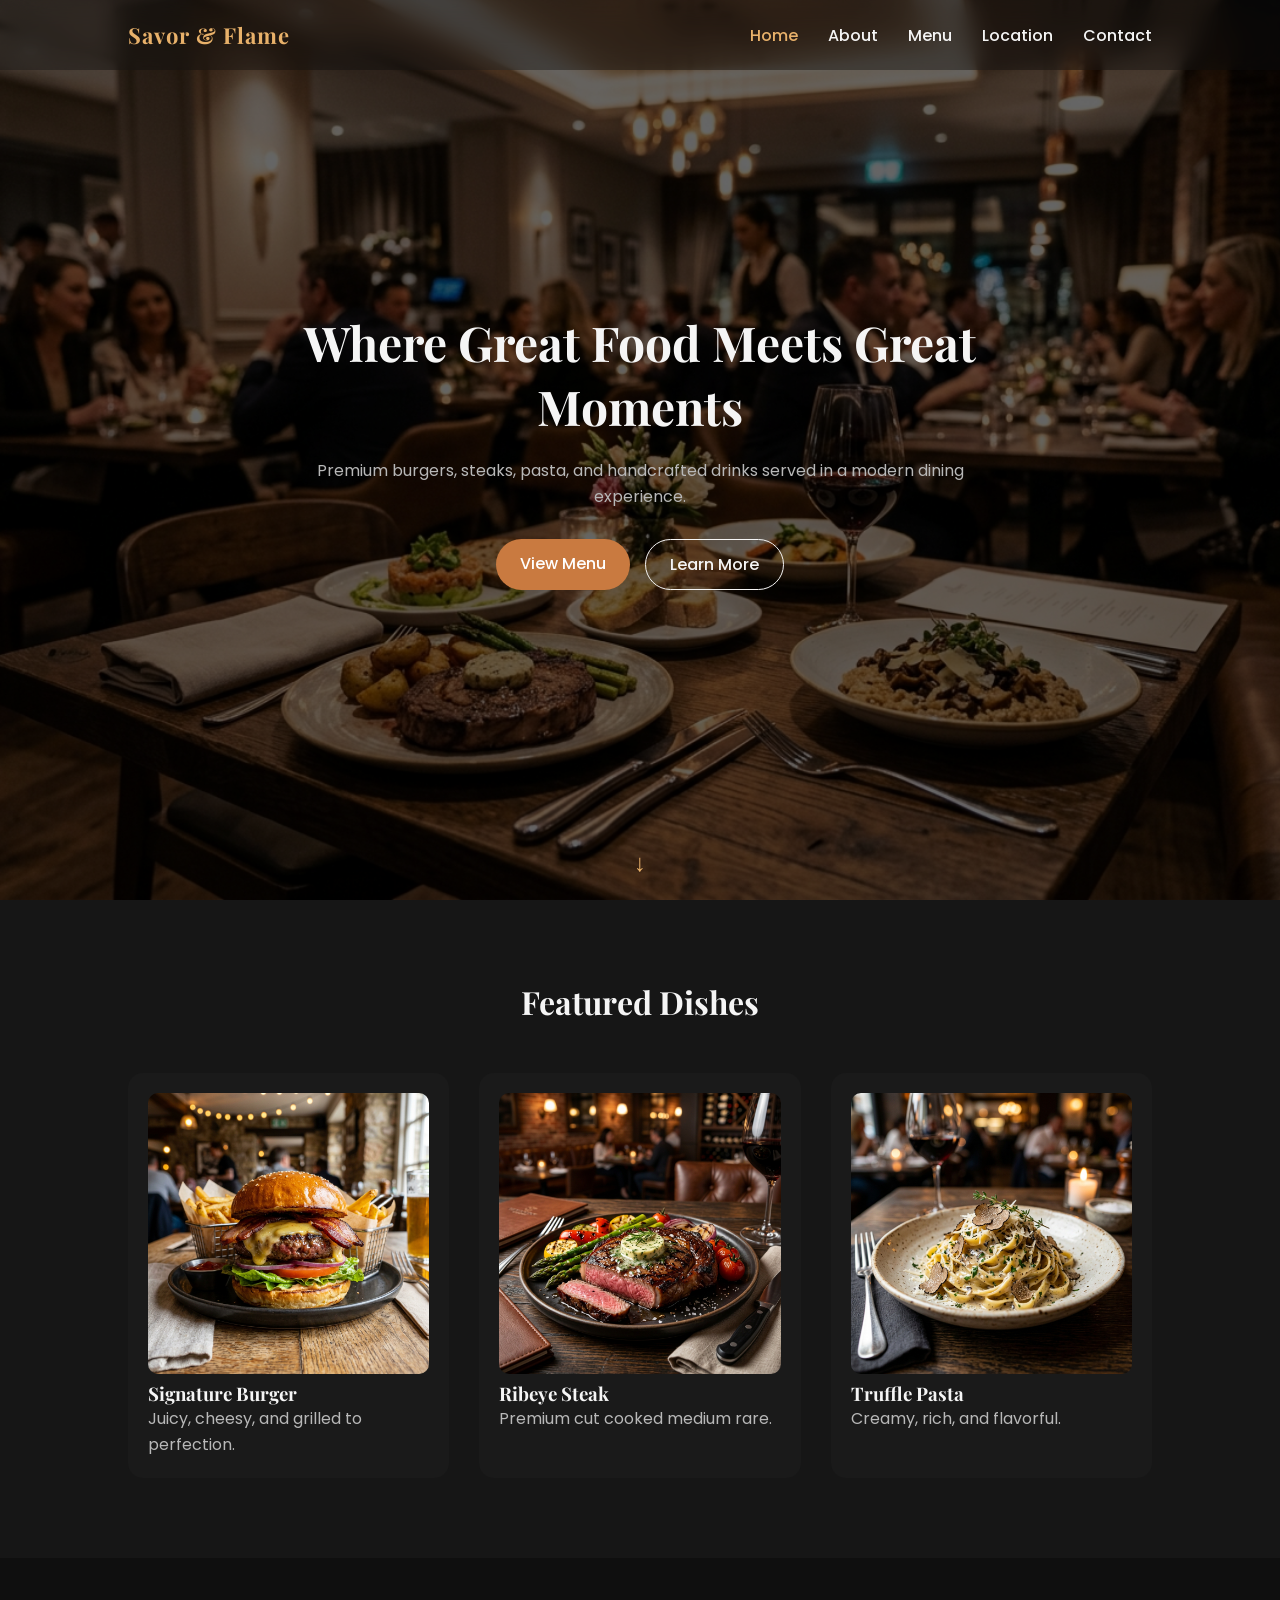
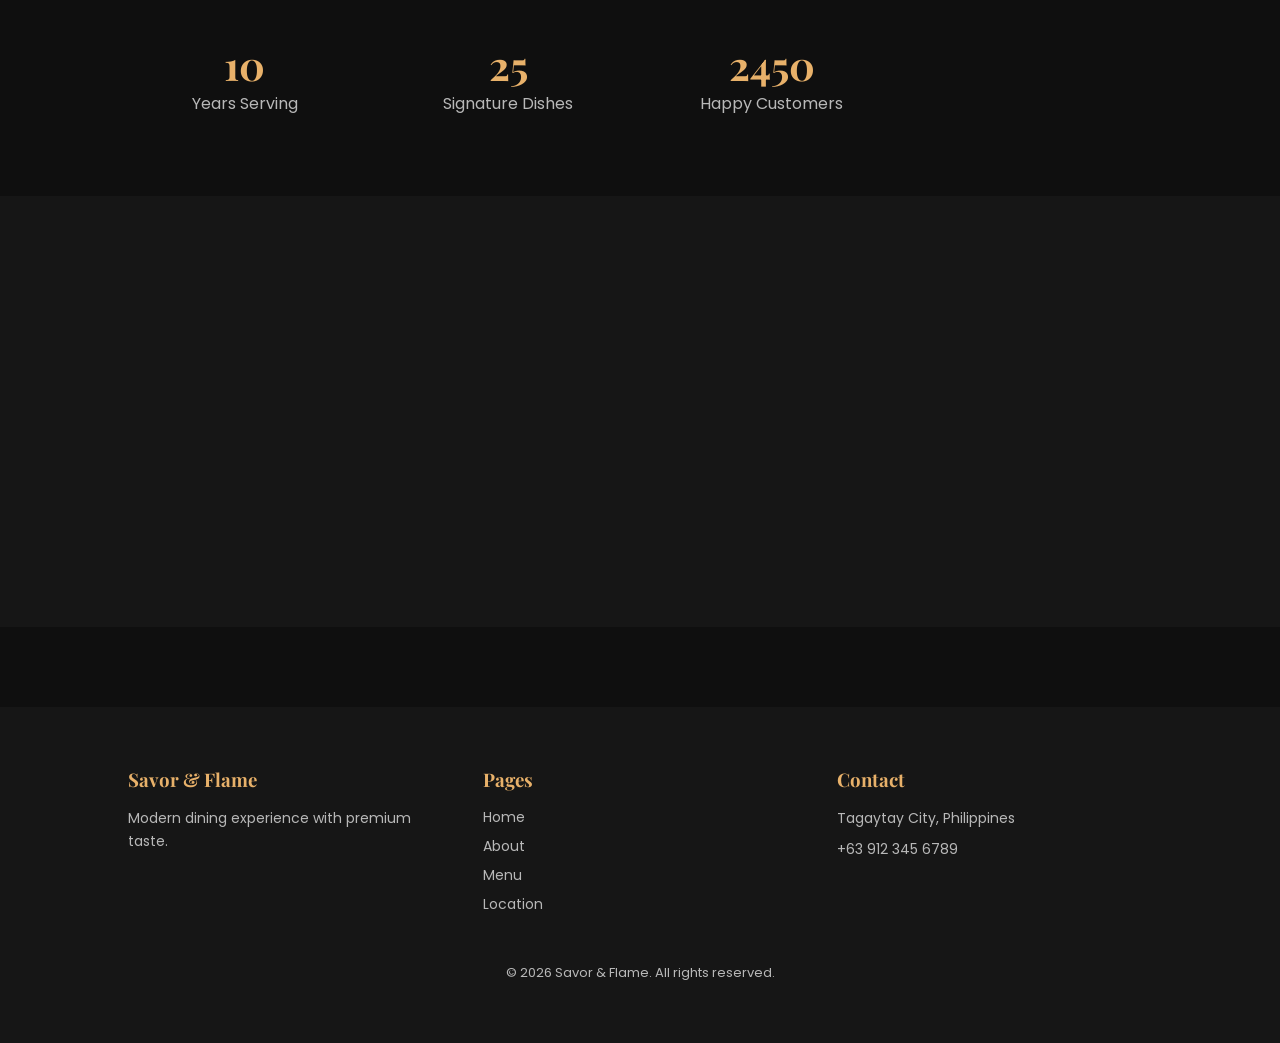
<file: index.html>
<!DOCTYPE html>
<html lang="en">
<head>
  <meta charset="UTF-8" />
  <meta name="viewport" content="width=device-width, initial-scale=1.0" />
  <title>Savor & Flame | Restaurant</title>

  <!-- GLOBAL + PAGE STYLES -->
  <link rel="stylesheet" href="css/global.css" />
  <link rel="stylesheet" href="css/navbar.css" />
  <link rel="stylesheet" href="css/footer.css" />
  <link rel="stylesheet" href="css/home.css" />

  <!-- FONTS -->
  <link rel="preconnect" href="https://fonts.googleapis.com">
</head>

<body>

<!-- =========================
     NAVBAR
========================= -->
<header class="navbar">
  <div class="logo">Savor & Flame</div>

  <div class="menu-toggle">☰</div>

  <nav class="nav-links">
    <a href="index.html" class="active">Home</a>
    <a href="about.html">About</a>
    <a href="menu.html">Menu</a>
    <a href="location.html">Location</a>
    <a href="contact.html">Contact</a>
  </nav>
</header>

<!-- =========================
     HERO SECTION
========================= -->
<section class="hero">
  <div class="hero-overlay"></div>

  <div class="hero-content hidden">
    <h1>Where Great Food Meets Great Moments</h1>
    <p>
      Premium burgers, steaks, pasta, and handcrafted drinks served in a modern dining experience.
    </p>

    <div class="hero-buttons">
      <a href="menu.html" class="btn btn-primary">View Menu</a>
      <a href="about.html" class="btn btn-secondary">Learn More</a>
    </div>
  </div>

  <div class="scroll-indicator">↓</div>
</section>

<!-- =========================
     FEATURED DISHES
========================= -->
<section class="featured">
  <div class="container">

    <h2 class="section-title hidden">Featured Dishes</h2>

    <div class="grid">

      <div class="card hidden">
        <img src="images/featured-burger.jpeg" alt="Burger" />
        <h3>Signature Burger</h3>
        <p>Juicy, cheesy, and grilled to perfection.</p>
      </div>

      <div class="card hidden">
        <img src="images/featured-steak.jpeg" alt="Steak" />
        <h3>Ribeye Steak</h3>
        <p>Premium cut cooked medium rare.</p>
      </div>

      <div class="card hidden">
        <img src="images/featured-pasta.jpeg" alt="Pasta" />
        <h3>Truffle Pasta</h3>
        <p>Creamy, rich, and flavorful.</p>
      </div>

    </div>

  </div>
</section>

<!-- =========================
     STATS SECTION
========================= -->
<section class="stats">
  <div class="container stats-grid">

    <div class="stat hidden">
      <h2 class="counter" data-target="10">0</h2>
      <p>Years Serving</p>
    </div>

    <div class="stat hidden">
      <h2 class="counter" data-target="25">0</h2>
      <p>Signature Dishes</p>
    </div>

    <div class="stat hidden">
      <h2 class="counter" data-target="5000">0</h2>
      <p>Happy Customers</p>
    </div>

    <div class="stat hidden">
      <h2 class="counter" data-target="49">0</h2>
      <p>Average Rating</p>
    </div>

  </div>
</section>

<!-- =========================
     TESTIMONIALS
========================= -->
<section class="testimonials">
  <div class="container">
    <div>
        <h2 class="hidden">What Customers Say</h2>
    </div>
    

    <div class="testimonial-container">

  <div class="testimonial-card hidden">
    <div class="quote">“</div>
    <p>Best dining experience I’ve ever had. The food was amazing and the ambiance is perfect.</p>
    <div class="author">
      <img src="images/testimony-1.jpeg" alt="Customer">
      <span>Mark</span>
    </div>
  </div>

  <div class="testimonial-card hidden">
    <div class="quote">“</div>
    <p>The steak was perfectly cooked. Definitely coming back again with friends.</p>
    <div class="author">
      <img src="images/testimony-2.jpeg" alt="Customer">
      <span>Sarah</span>
    </div>
  </div>

  <div class="testimonial-card hidden">
    <div class="quote">“</div>
    <p>Great atmosphere, great food, and very friendly staff. 10/10 experience.</p>
    <div class="author">
      <img src="images/testimony-3.jpeg" alt="Customer">
      <span>John</span>
    </div>
  </div>

</div>

  </div>
</section>

<!-- =========================
     FOOTER
========================= -->
<footer class="footer">
  <div class="footer-container">

    <div>
      <h3>Savor & Flame</h3>
      <p>Modern dining experience with premium taste.</p>
    </div>

    <div>
      <h3>Pages</h3>
      <a href="index.html">Home</a>
      <a href="about.html">About</a>
      <a href="menu.html">Menu</a>
      <a href="location.html">Location</a>
    </div>

    <div>
      <h3>Contact</h3>
      <p>Tagaytay City, Philippines</p>
      <p>+63 912 345 6789</p>
    </div>

  </div>

  <div class="footer-bottom">
    © 2026 Savor & Flame. All rights reserved.
  </div>
</footer>

<!-- SCRIPTS -->
<script src="js/navigation.js"></script>
<script src="js/animations.js"></script>
<script src="js/home.js"></script>

</body>
</html>
</file>
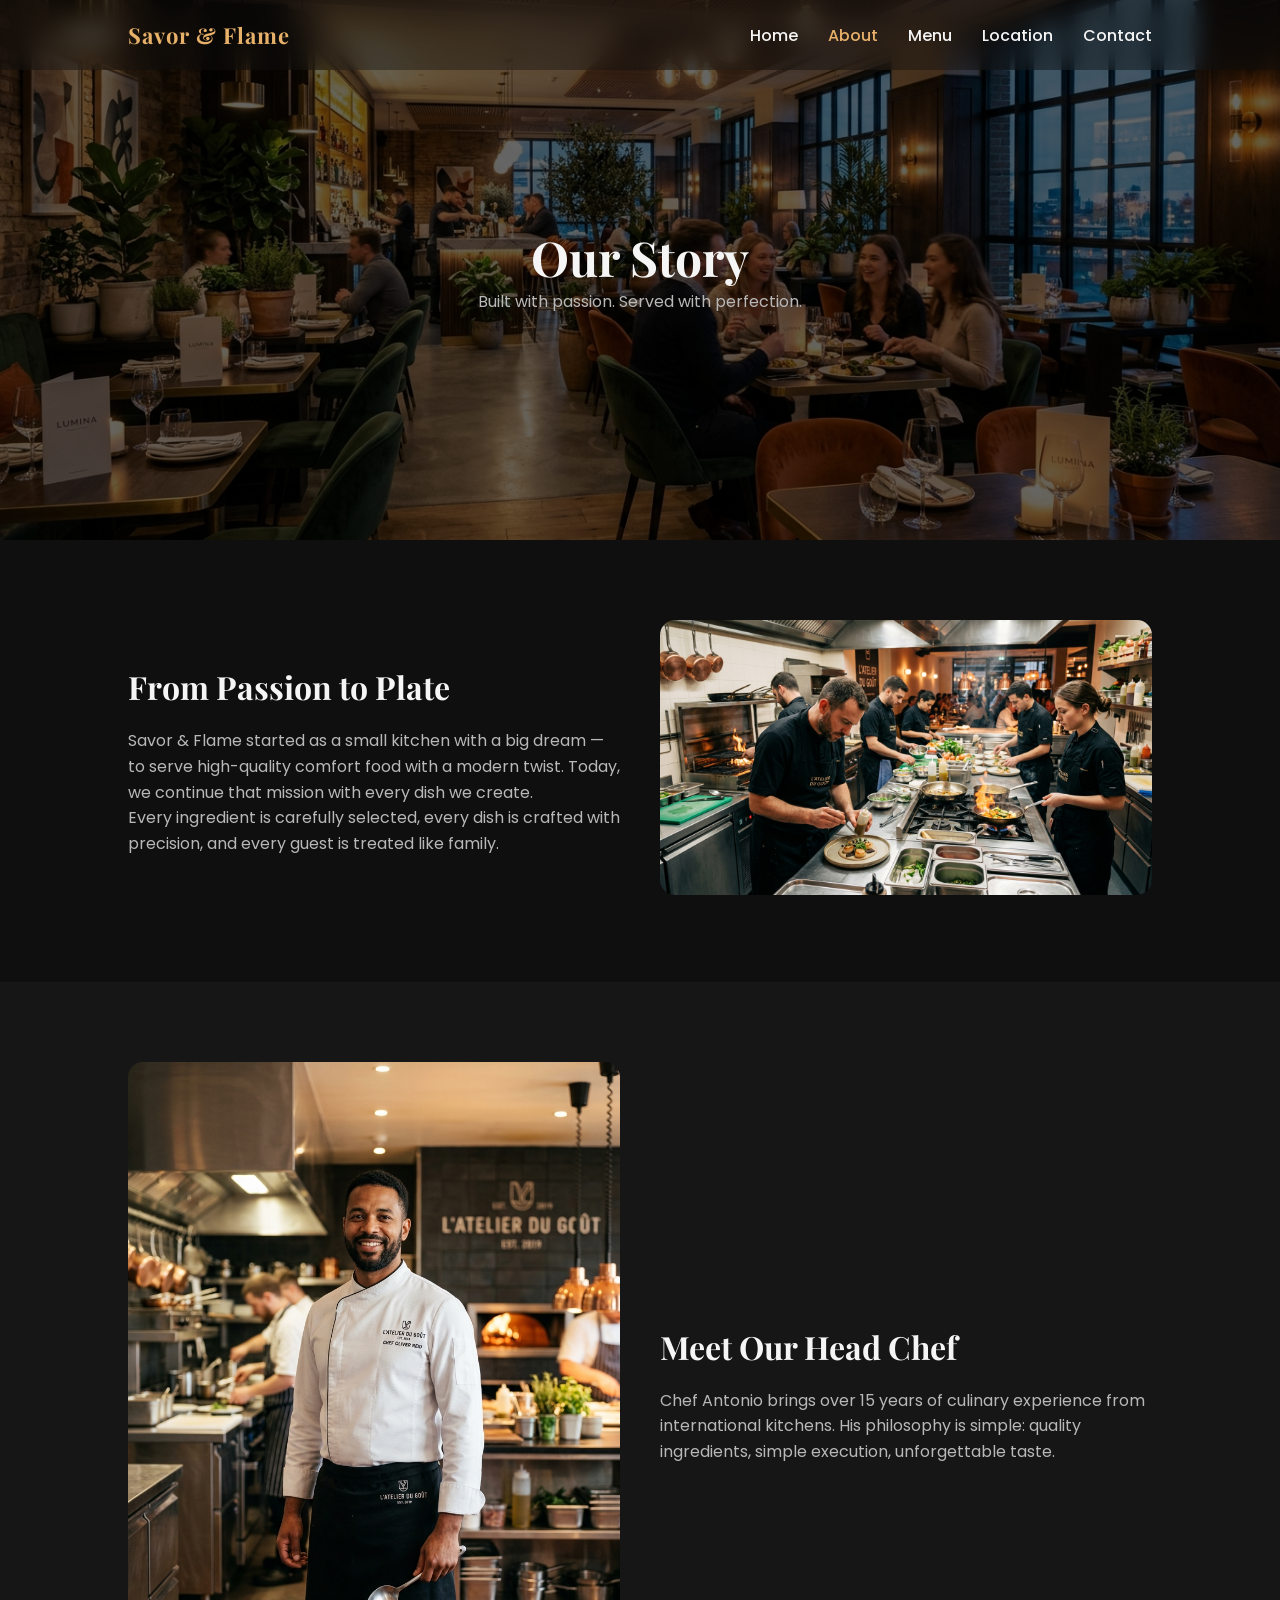
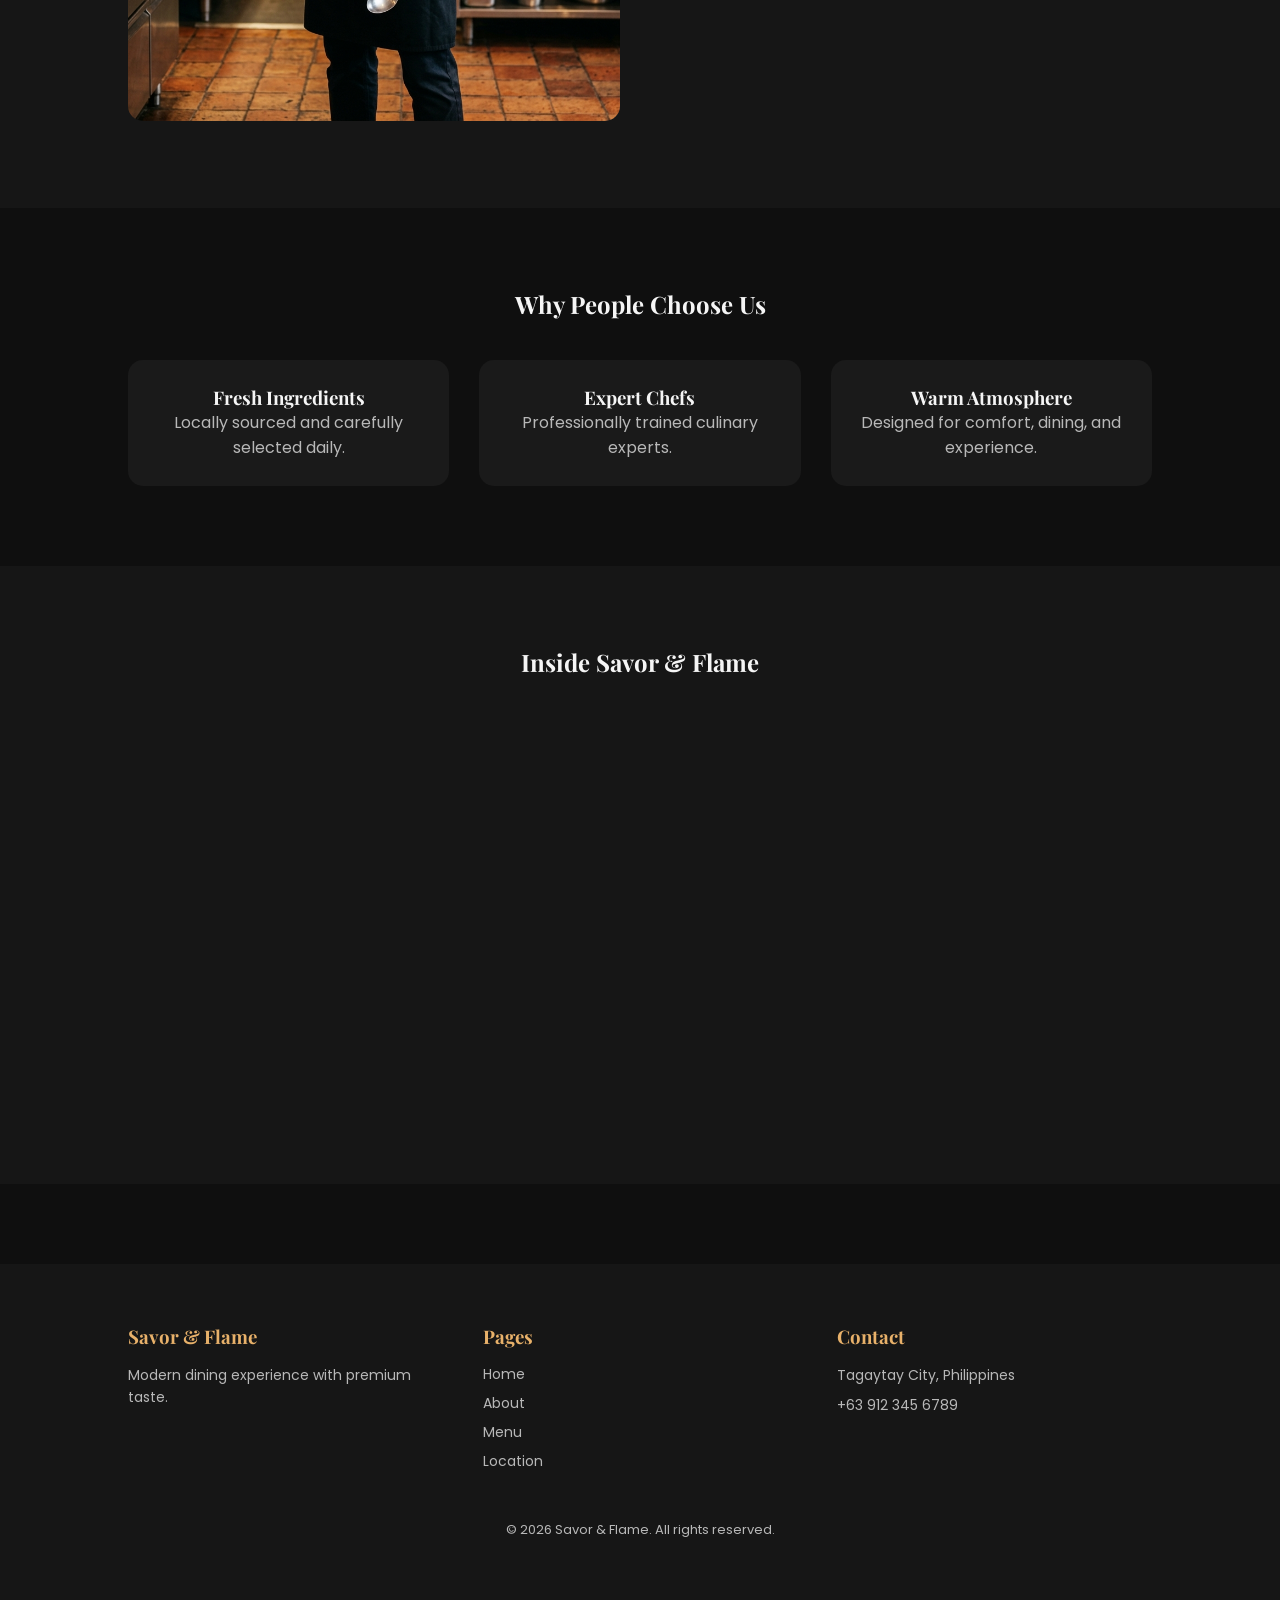
<file: about.html>
<!DOCTYPE html>
<html lang="en">
<head>
  <meta charset="UTF-8" />
  <meta name="viewport" content="width=device-width, initial-scale=1.0" />
  <title>About | Savor & Flame</title>

  <!-- GLOBAL STYLES -->
  <link rel="stylesheet" href="css/global.css" />
  <link rel="stylesheet" href="css/navbar.css" />
  <link rel="stylesheet" href="css/footer.css" />
  <link rel="stylesheet" href="css/about.css" />
</head>

<body>

<!-- =========================
     NAVBAR
========================= -->
<header class="navbar">
  <div class="logo">Savor & Flame</div>
  <div class="menu-toggle">☰</div>

  <nav class="nav-links">
    <a href="index.html">Home</a>
    <a href="about.html" class="active">About</a>
    <a href="menu.html">Menu</a>
    <a href="location.html">Location</a>
    <a href="contact.html">Contact</a>
  </nav>
</header>

<!-- =========================
     HERO SECTION
========================= -->
<section class="about-hero">
  <div class="overlay"></div>

  <div class="hero-content hidden">
    <h1>Our Story</h1>
    <p>Built with passion. Served with perfection.</p>
  </div>
</section>

<!-- =========================
     STORY SECTION
========================= -->
<section class="story">
  <div class="container story-grid">

    <div class="story-text hidden">
      <h2>From Passion to Plate</h2>
      <p>
        Savor & Flame started as a small kitchen with a big dream — to serve
        high-quality comfort food with a modern twist. Today, we continue
        that mission with every dish we create.
      </p>

      <p>
        Every ingredient is carefully selected, every dish is crafted with
        precision, and every guest is treated like family.
      </p>
    </div>

    <div class="story-image hidden">
      <img src="images/about-story.jpeg" alt="Kitchen" />
    </div>

  </div>
</section>

<!-- =========================
     CHEF SECTION
========================= -->
<section class="chef">
  <div class="container chef-grid">

    <div class="chef-image hidden">
      <img src="images/chef.jpeg" alt="Chef" />
    </div>

    <div class="chef-text hidden">
      <h2>Meet Our Head Chef</h2>
      <p>
        Chef Antonio brings over 15 years of culinary experience from
        international kitchens. His philosophy is simple: quality ingredients,
        simple execution, unforgettable taste.
      </p>
    </div>

  </div>
</section>

<!-- =========================
     VALUES SECTION
========================= -->
<section class="values">
  <div class="container">

    <h2 class="hidden">Why People Choose Us</h2>

    <div class="values-grid">

      <div class="value-card hidden">
        <h3>Fresh Ingredients</h3>
        <p>Locally sourced and carefully selected daily.</p>
      </div>

      <div class="value-card hidden">
        <h3>Expert Chefs</h3>
        <p>Professionally trained culinary experts.</p>
      </div>

      <div class="value-card hidden">
        <h3>Warm Atmosphere</h3>
        <p>Designed for comfort, dining, and experience.</p>
      </div>

    </div>

  </div>
</section>

<!-- =========================
     GALLERY SECTION
========================= -->
<section class="gallery">
  <div class="container">

    <h2 class="hidden">Inside Savor & Flame</h2>

    <div class="gallery-grid">

      <img src="images/gallery-1.jpeg" class="hidden" />
      <img src="images/gallery-2.jpeg" class="hidden" />
      <img src="images/gallery-3.jpeg" class="hidden" />
      <img src="images/gallery-4.jpeg" class="hidden" />

    </div>

  </div>
</section>

<!-- =========================
     FOOTER
========================= -->
<footer class="footer">
  <div class="footer-container">

    <div>
      <h3>Savor & Flame</h3>
      <p>Modern dining experience with premium taste.</p>
    </div>

    <div>
      <h3>Pages</h3>
      <a href="index.html">Home</a>
      <a href="about.html">About</a>
      <a href="menu.html">Menu</a>
      <a href="location.html">Location</a>
    </div>

    <div>
      <h3>Contact</h3>
      <p>Tagaytay City, Philippines</p>
      <p>+63 912 345 6789</p>
    </div>

  </div>

  <div class="footer-bottom">
    © 2026 Savor & Flame. All rights reserved.
  </div>
</footer>

<!-- SCRIPTS -->
<script src="js/navigation.js"></script>
<script src="js/animations.js"></script>
<script src="js/about.js"></script>

</body>
</html>
</file>
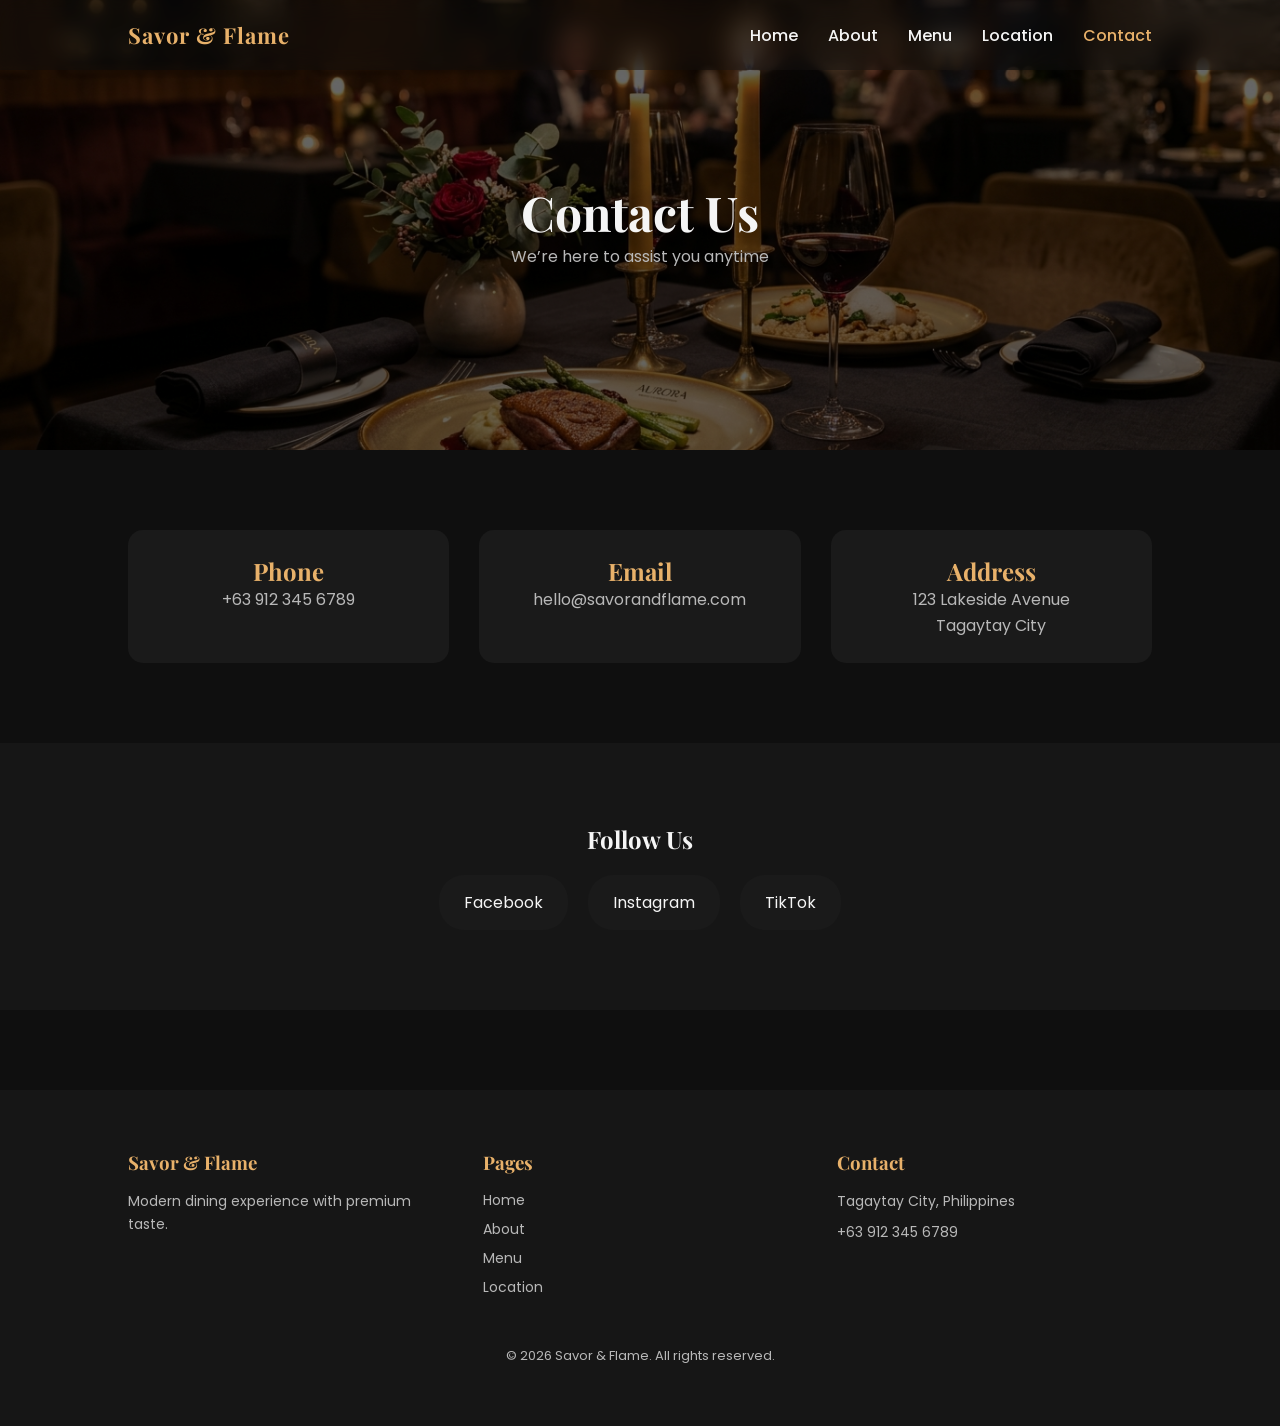
<file: contact.html>
<!DOCTYPE html>
<html lang="en">
<head>
  <meta charset="UTF-8" />
  <meta name="viewport" content="width=device-width, initial-scale=1.0" />
  <title>Contact | Savor & Flame</title>

  <link rel="stylesheet" href="css/global.css" />
  <link rel="stylesheet" href="css/navbar.css" />
  <link rel="stylesheet" href="css/footer.css" />
  <link rel="stylesheet" href="css/contact.css" />
</head>

<body>

<!-- =========================
     NAVBAR
========================= -->
<header class="navbar">
  <div class="logo">Savor & Flame</div>
  <div class="menu-toggle">☰</div>

  <nav class="nav-links">
    <a href="index.html">Home</a>
    <a href="about.html">About</a>
    <a href="menu.html">Menu</a>
    <a href="location.html">Location</a>
    <a href="contact.html" class="active">Contact</a>
  </nav>
</header>

<!-- =========================
     HERO
========================= -->
<section class="contact-hero">
  <div class="overlay"></div>

  <div class="hero-content hidden">
    <h1>Contact Us</h1>
    <p>We’re here to assist you anytime</p>
  </div>
</section>

<!-- =========================
     CONTACT INFO ONLY
========================= -->
<section class="contact-info">
  <div class="container grid">

    <div class="card hidden">
      <h2>Phone</h2>
      <p>+63 912 345 6789</p>
    </div>

    <div class="card hidden">
      <h2>Email</h2>
      <p>hello@savorandflame.com</p>
    </div>

    <div class="card hidden">
      <h2>Address</h2>
      <p>123 Lakeside Avenue<br>Tagaytay City</p>
    </div>

  </div>
</section>

<!-- =========================
     SOCIALS
========================= -->
<section class="socials">
  <div class="container hidden">

    <h2>Follow Us</h2>

    <div class="social-grid">

      <div class="social-card">Facebook</div>
      <div class="social-card">Instagram</div>
      <div class="social-card">TikTok</div>

    </div>

  </div>
</section>

<!-- =========================
     FOOTER
========================= -->
<footer class="footer">
  <div class="footer-container">

    <div>
      <h3>Savor & Flame</h3>
      <p>Modern dining experience with premium taste.</p>
    </div>

    <div>
      <h3>Pages</h3>
      <a href="index.html">Home</a>
      <a href="about.html">About</a>
      <a href="menu.html">Menu</a>
      <a href="location.html">Location</a>
    </div>

    <div>
      <h3>Contact</h3>
      <p>Tagaytay City, Philippines</p>
      <p>+63 912 345 6789</p>
    </div>

  </div>

  <div class="footer-bottom">
    © 2026 Savor & Flame. All rights reserved.
  </div>
</footer>

<script src="js/navigation.js"></script>
<script src="js/animations.js"></script>
<script src="js/contact.js"></script>

</body>
</html>
</file>
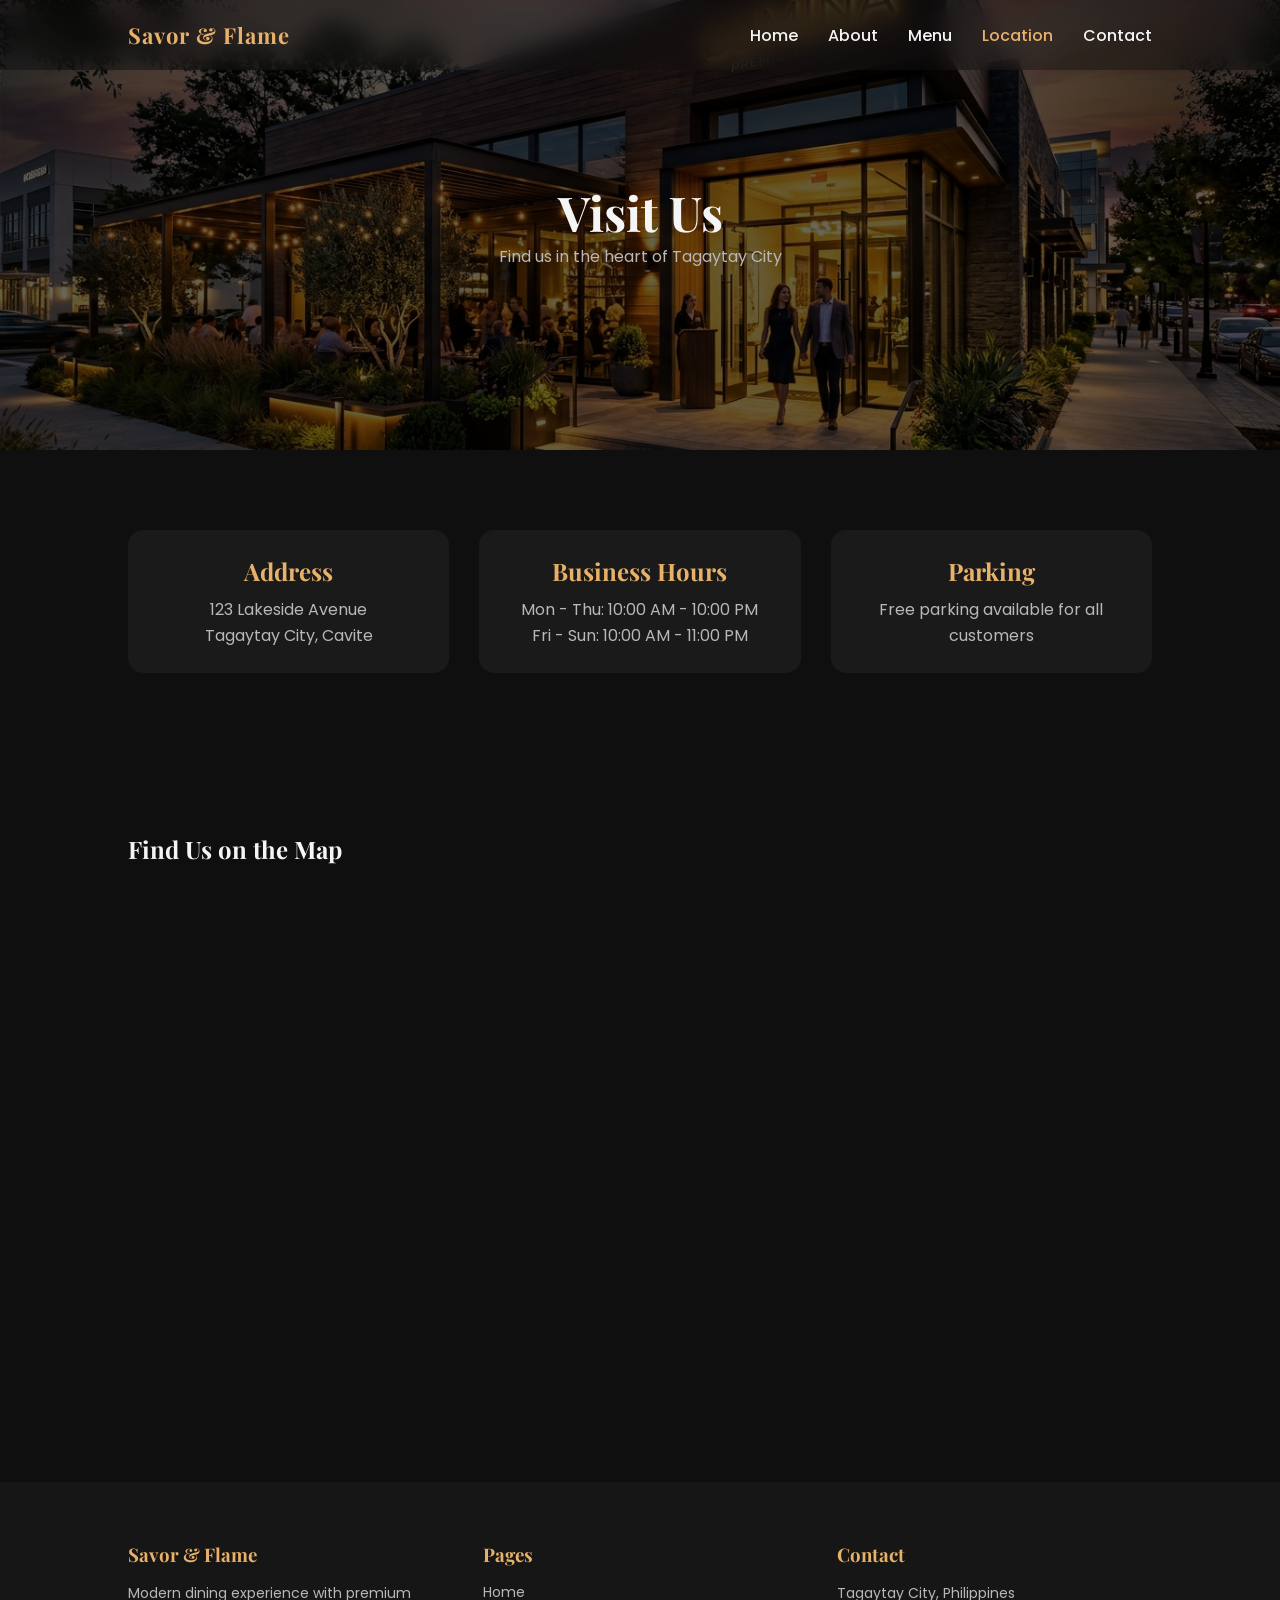
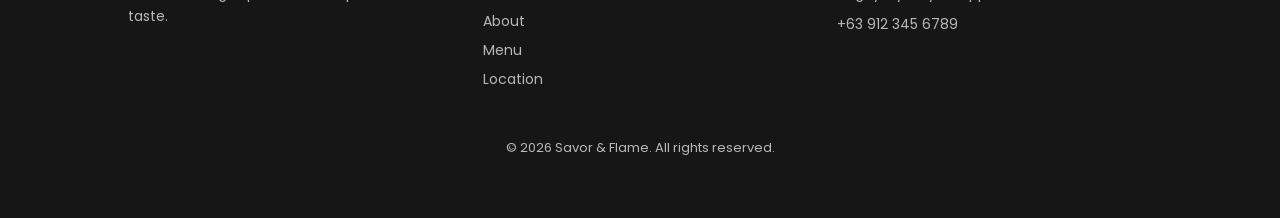
<file: location.html>
<!DOCTYPE html>
<html lang="en">
<head>
  <meta charset="UTF-8" />
  <meta name="viewport" content="width=device-width, initial-scale=1.0" />
  <title>Location | Savor & Flame</title>

  <link rel="stylesheet" href="css/global.css" />
  <link rel="stylesheet" href="css/navbar.css" />
  <link rel="stylesheet" href="css/footer.css" />
  <link rel="stylesheet" href="css/location.css" />
</head>

<body>

<!-- =========================
     NAVBAR
========================= -->
<header class="navbar">
  <div class="logo">Savor & Flame</div>
  <div class="menu-toggle">☰</div>

  <nav class="nav-links">
    <a href="index.html">Home</a>
    <a href="about.html">About</a>
    <a href="menu.html">Menu</a>
    <a href="location.html" class="active">Location</a>
    <a href="contact.html">Contact</a>
  </nav>
</header>

<!-- =========================
     HERO
========================= -->
<section class="location-hero">
  <div class="overlay"></div>

  <div class="hero-content hidden">
    <h1>Visit Us</h1>
    <p>Find us in the heart of Tagaytay City</p>
  </div>
</section>

<!-- =========================
     LOCATION INFO
========================= -->
<section class="location-info">
  <div class="container grid">

    <div class="info-card hidden">
      <h2>Address</h2>
      <p>123 Lakeside Avenue<br>Tagaytay City, Cavite</p>
    </div>

    <div class="info-card hidden">
      <h2>Business Hours</h2>
      <p>
        Mon - Thu: 10:00 AM - 10:00 PM<br>
        Fri - Sun: 10:00 AM - 11:00 PM
      </p>
    </div>

    <div class="info-card hidden">
      <h2>Parking</h2>
      <p>Free parking available for all customers</p>
    </div>

  </div>
</section>

<!-- =========================
     MAP SECTION
========================= -->
<section class="map">
  <div class="container hidden">

    <h2>Find Us on the Map</h2>

    <iframe
      src="https://www.google.com/maps/embed?pb=!1m18!1m12!1m3!1d68518.19893535733!2d120.97910702647037!3d14.105168526040798!2m3!1f0!2f0!3f0!3m2!1i1024!2i768!4f13.1!3m3!1m2!1s0x33bd777b1ab54c8f%3A0x6ecc514451ce2be8!2sTagaytay%20City%2C%20Cavite!5e1!3m2!1sen!2sph!4v1781114869439!5m2!1sen!2sph" width="600" height="450" style="border:0;" allowfullscreen="" loading="lazy" referrerpolicy="no-referrer-when-downgrade"
      width="100%"
      height="400"
      style="border:0;"
      loading="lazy">
    </iframe>

  </div>
</section>

<!-- =========================
     FOOTER
========================= -->
<footer class="footer">
  <div class="footer-container">

    <div>
      <h3>Savor & Flame</h3>
      <p>Modern dining experience with premium taste.</p>
    </div>

    <div>
      <h3>Pages</h3>
      <a href="index.html">Home</a>
      <a href="about.html">About</a>
      <a href="menu.html">Menu</a>
      <a href="location.html">Location</a>
    </div>

    <div>
      <h3>Contact</h3>
      <p>Tagaytay City, Philippines</p>
      <p>+63 912 345 6789</p>
    </div>

  </div>

  <div class="footer-bottom">
    © 2026 Savor & Flame. All rights reserved.
  </div>
</footer>

<script src="js/navigation.js"></script>
<script src="js/animations.js"></script>
<script src="js/location.js"></script>

</body>
</html>
</file>
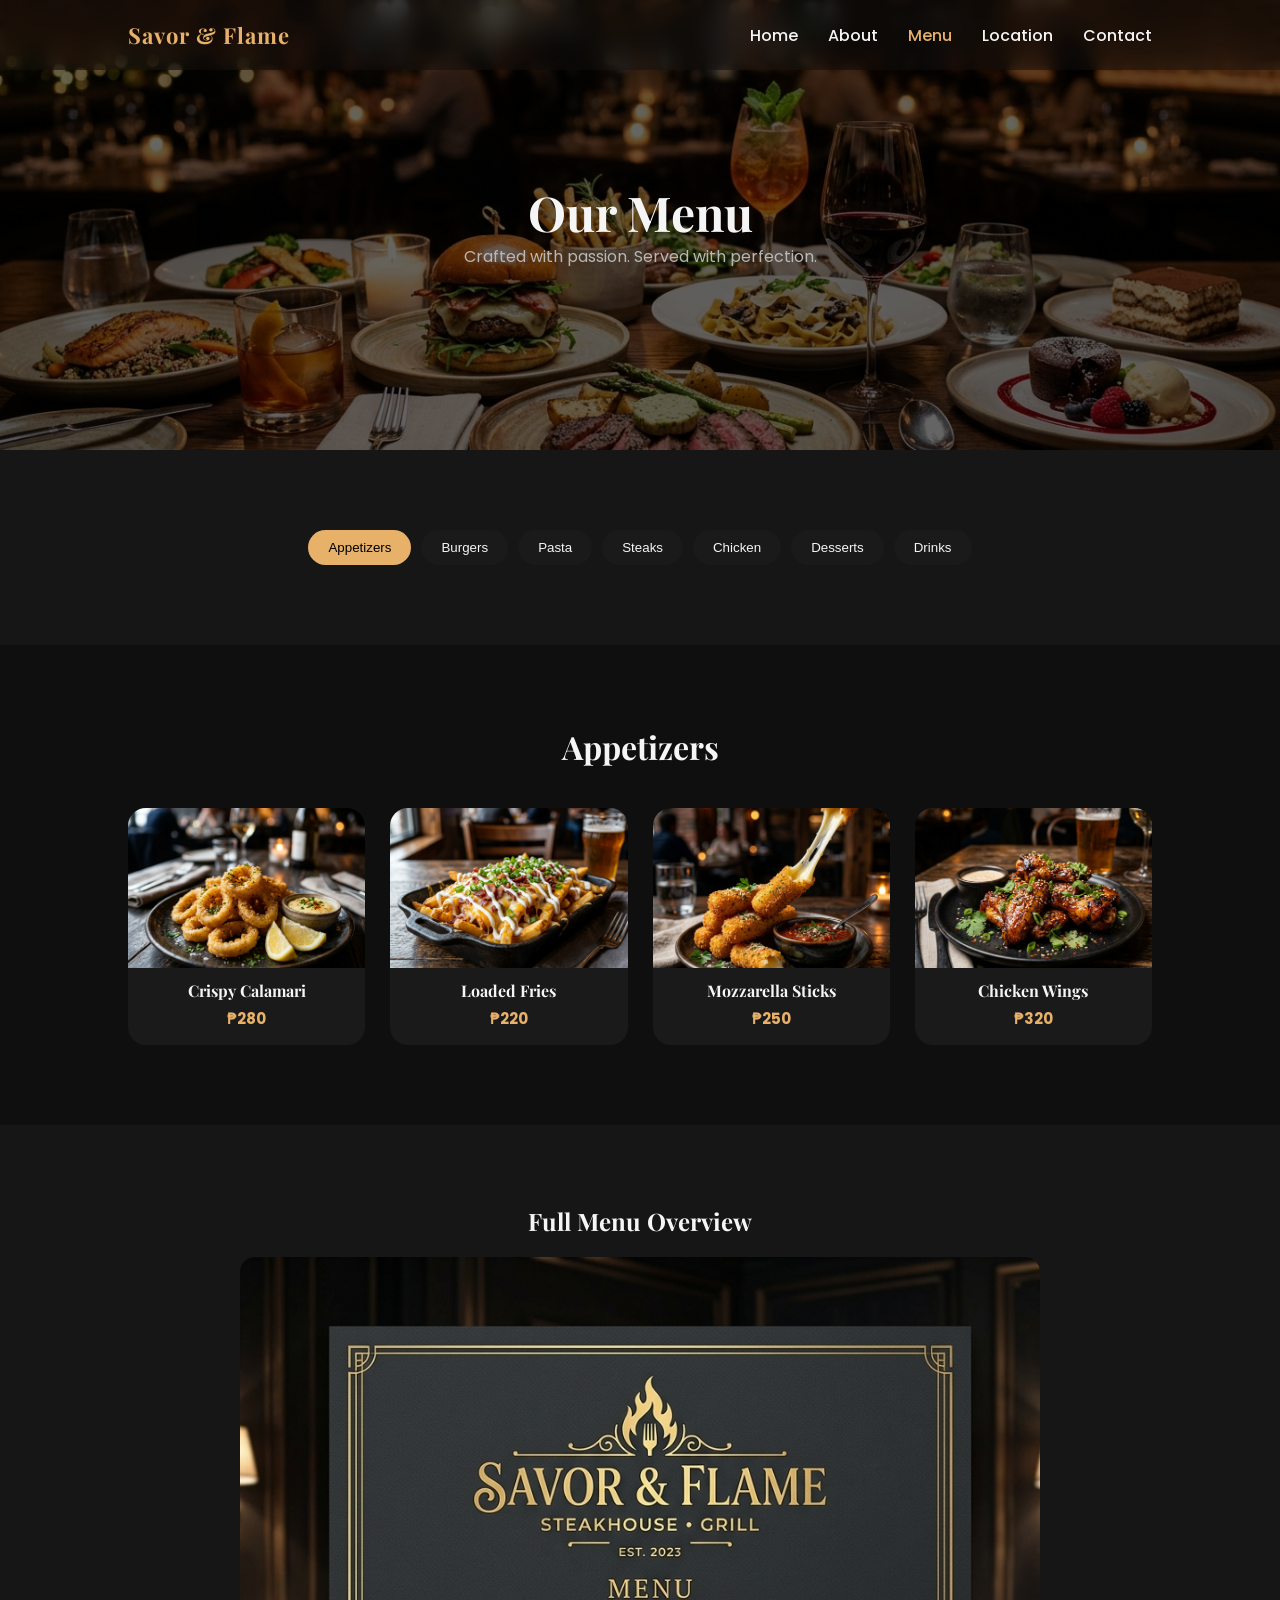
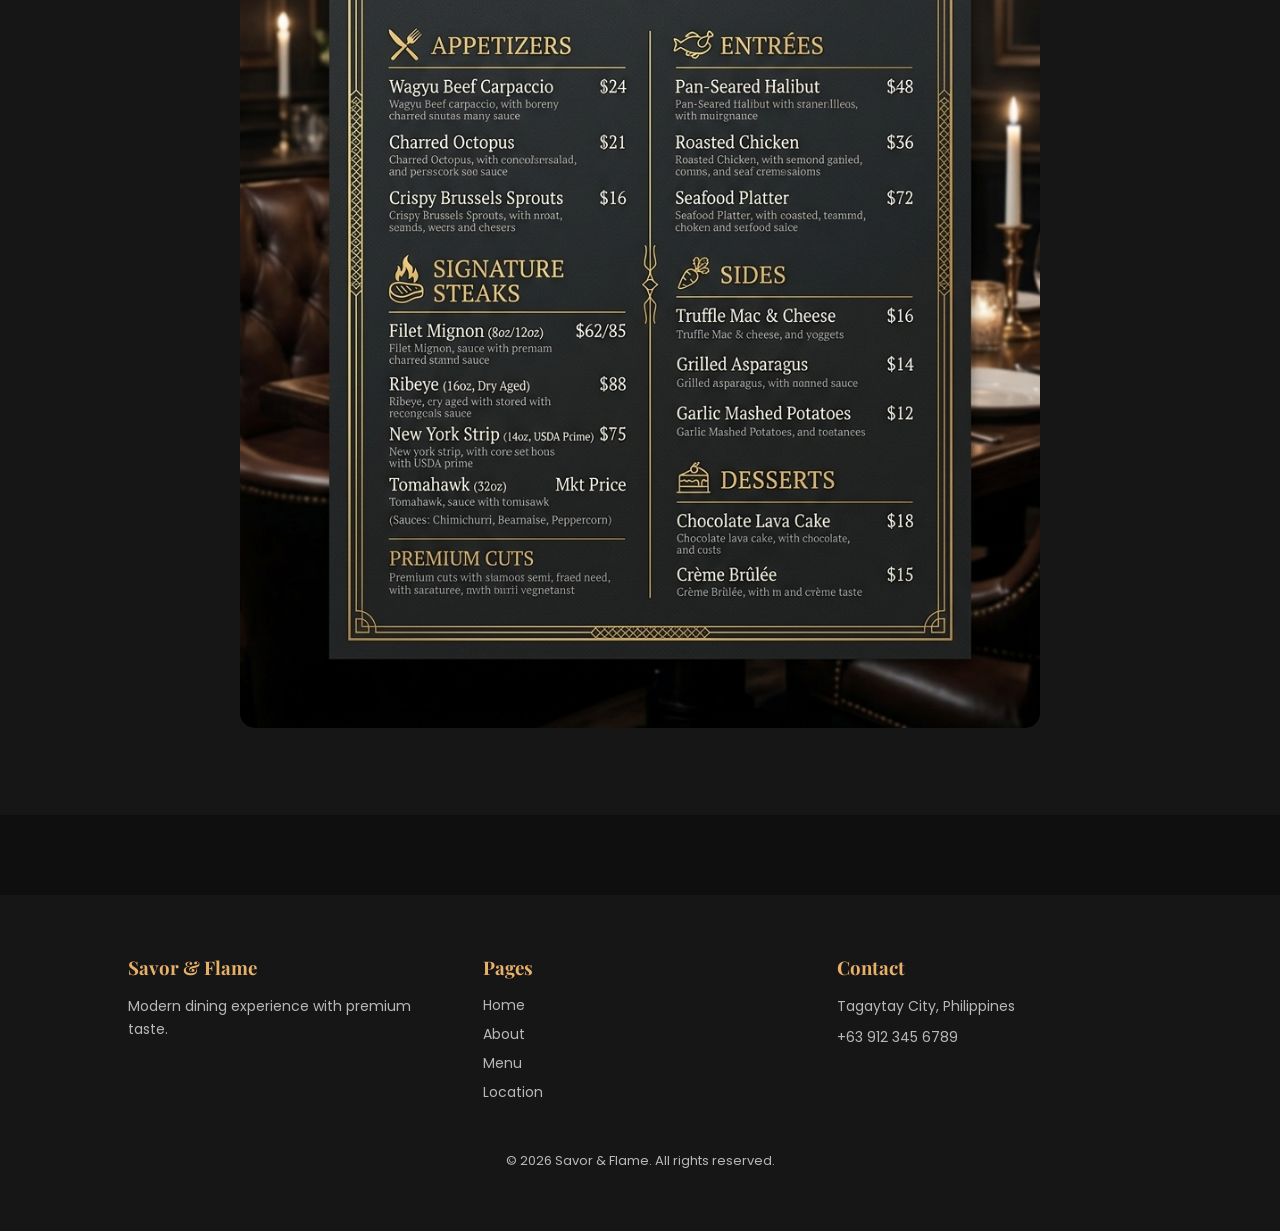
<file: menu.html>
<!DOCTYPE html>
<html lang="en">
<head>
  <meta charset="UTF-8" />
  <meta name="viewport" content="width=device-width, initial-scale=1.0" />
  <title>Menu | Savor & Flame</title>

  <!-- GLOBAL STYLES -->
  <link rel="stylesheet" href="css/global.css" />
  <link rel="stylesheet" href="css/navbar.css" />
  <link rel="stylesheet" href="css/footer.css" />
  <link rel="stylesheet" href="css/menu.css" />
</head>

<body>

<!-- =========================
     NAVBAR
========================= -->
<header class="navbar">
  <div class="logo">Savor & Flame</div>
  <div class="menu-toggle">☰</div>

  <nav class="nav-links">
    <a href="index.html">Home</a>
    <a href="about.html">About</a>
    <a href="menu.html" class="active">Menu</a>
    <a href="location.html">Location</a>
    <a href="contact.html">Contact</a>
  </nav>
</header>

<!-- =========================
     MENU HERO
========================= -->
<section class="menu-hero">
  <div class="overlay"></div>

  <div class="hero-content hidden">
    <h1>Our Menu</h1>
    <p>Crafted with passion. Served with perfection.</p>
  </div>
</section>

<!-- =========================
     CATEGORY NAV
========================= -->
<section class="menu-nav">
  <div class="container">

    <div class="menu-buttons">
      <button class="menu-btn active" data-target="appetizers">Appetizers</button>
      <button class="menu-btn" data-target="burgers">Burgers</button>
      <button class="menu-btn" data-target="pasta">Pasta</button>
      <button class="menu-btn" data-target="steaks">Steaks</button>
      <button class="menu-btn" data-target="chicken">Chicken</button>
      <button class="menu-btn" data-target="desserts">Desserts</button>
      <button class="menu-btn" data-target="drinks">Drinks</button>
    </div>

  </div>
</section>

<!-- =========================
     MENU ITEMS
========================= -->

<!-- APPETIZERS -->
<section class="menu-section active" id="appetizers">
  <div class="container">
    <h2>Appetizers</h2>

    <div class="menu-grid">

      <div class="item hidden">
        <img src="images/calamari.jpeg" alt="Crispy Calamari">
        <h3>Crispy Calamari</h3>
        <span class="price">₱280</span>
      </div>

      <div class="item hidden">
        <img src="images/loaded-fries.jpeg" alt="Loaded Fries">
        <h3>Loaded Fries</h3>
        <span class="price">₱220</span>
      </div>

      <div class="item hidden">
        <img src="images/mozzarella-sticks.jpeg" alt="Mozzarella Sticks">
        <h3>Mozzarella Sticks</h3>
        <span class="price">₱250</span>
      </div>

      <div class="item hidden">
        <img src="images/chicken-wings.jpeg" alt="Chicken Wings">
        <h3>Chicken Wings</h3>
        <span class="price">₱320</span>
      </div>

    </div>
  </div>
</section>

<!-- BURGERS -->
<section class="menu-section" id="burgers">
  <div class="container">
    <h2>Burgers</h2>

    <div class="menu-grid">

      <div class="item hidden">
        <img src="images/cheeseburger.jpeg" alt="Classic Cheeseburger">
        <h3>Classic Cheeseburger</h3>
        <span class="price">₱350</span>
      </div>

      <div class="item hidden">
        <img src="images/bacon-bbq-burger.jpeg" alt="Bacon BBQ Burger">
        <h3>Bacon BBQ Burger</h3>
        <span class="price">₱390</span>
      </div>

      <div class="item hidden">
        <img src="images/double-flame-burger.jpeg" alt="Double Flame Burger">
        <h3>Double Flame Burger</h3>
        <span class="price">₱450</span>
      </div>

      <div class="item hidden">
        <img src="images/mushroom-swiss.jpeg" alt="Mushroom Swiss Burger">
        <h3>Mushroom Swiss Burger</h3>
        <span class="price">₱410</span>
      </div>

    </div>
  </div>
</section>

<!-- PASTA -->
<section class="menu-section" id="pasta">
  <div class="container">
    <h2>Pasta</h2>

    <div class="menu-grid">

      <div class="item hidden">
        <img src="images/truffle-pasta.jpeg" alt="Creamy Truffle Pasta">
        <h3>Creamy Truffle Pasta</h3>
        <span class="price">₱380</span>
      </div>

      <div class="item hidden">
        <img src="images/carbonara.jpeg" alt="Carbonara">
        <h3>Carbonara</h3>
        <span class="price">₱350</span>
      </div>

      <div class="item hidden">
        <img src="images/bolognese.jpeg" alt="Spaghetti Bolognese">
        <h3>Spaghetti Bolognese</h3>
        <span class="price">₱340</span>
      </div>

      <div class="item hidden">
        <img src="images/seafood-alfredo.jpeg" alt="Seafood Alfredo">
        <h3>Seafood Alfredo</h3>
        <span class="price">₱420</span>
      </div>

    </div>
  </div>
</section>

<!-- STEAKS -->
<section class="menu-section" id="steaks">
  <div class="container">
    <h2>Steaks</h2>

    <div class="menu-grid">

      <div class="item hidden">
        <img src="images/ribeye.jpeg" alt="Ribeye Steak">
        <h3>Ribeye Steak</h3>
        <span class="price">₱950</span>
      </div>

      <div class="item hidden">
        <img src="images/sirloin.jpeg" alt="Sirloin Steak">
        <h3>Sirloin Steak</h3>
        <span class="price">₱790</span>
      </div>

      <div class="item hidden">
        <img src="images/tbone.jpeg" alt="T-Bone Steak">
        <h3>T-Bone Steak</h3>
        <span class="price">₱1150</span>
      </div>

    </div>
  </div>
</section>

<!-- CHICKEN -->
<section class="menu-section" id="chicken">
  <div class="container">
    <h2>Chicken</h2>

    <div class="menu-grid">

      <div class="item hidden">
        <img src="images/grilled-chicken.jpeg" alt="Grilled Chicken Plate">
        <h3>Grilled Chicken Plate</h3>
        <span class="price">₱420</span>
      </div>

      <div class="item hidden">
        <img src="images/chicken-parmesan.jpeg" alt="Chicken Parmesan">
        <h3>Chicken Parmesan</h3>
        <span class="price">₱450</span>
      </div>

      <div class="item hidden">
        <img src="images/honey-garlic-chicken.jpeg" alt="Honey Garlic Chicken">
        <h3>Honey Garlic Chicken</h3>
        <span class="price">₱430</span>
      </div>

    </div>
  </div>
</section>

<!-- DESSERTS -->
<section class="menu-section" id="desserts">
  <div class="container">
    <h2>Desserts</h2>

    <div class="menu-grid">

      <div class="item hidden">
        <img src="images/lava-cake.jpeg" alt="Chocolate Lava Cake">
        <h3>Chocolate Lava Cake</h3>
        <span class="price">₱220</span>
      </div>

      <div class="item hidden">
        <img src="images/cheesecake.jpeg" alt="Cheesecake">
        <h3>Cheesecake</h3>
        <span class="price">₱210</span>
      </div>

      <div class="item hidden">
        <img src="images/brownie-sundae.jpeg" alt="Brownie Sundae">
        <h3>Brownie Sundae</h3>
        <span class="price">₱250</span>
      </div>

    </div>
  </div>
</section>

<!-- DRINKS -->
<section class="menu-section" id="drinks">
  <div class="container">
    <h2>Drinks</h2>

    <div class="menu-grid">

      <div class="item hidden">
        <img src="images/iced-tea.jpeg" alt="Iced Tea">
        <h3>Iced Tea</h3>
        <span class="price">₱120</span>
      </div>

      <div class="item hidden">
        <img src="images/lemonade.jpeg" alt="Lemonade">
        <h3>Lemonade</h3>
        <span class="price">₱140</span>
      </div>

      <div class="item hidden">
        <img src="images/coffee.jpeg" alt="Coffee">
        <h3>Coffee</h3>
        <span class="price">₱130</span>
      </div>

      <div class="item hidden">
        <img src="images/milkshake.jpeg" alt="Milkshake">
        <h3>Milkshake</h3>
        <span class="price">₱180</span>
      </div>

    </div>
  </div>
</section>

<!-- FULL MENU IMAGE -->
<section class="menu-image">
  <div class="container">
    <h2 class="hidden">Full Menu Overview</h2>
    <img src="images/full-menu.jpeg" alt="Full Menu" class="hidden" />
  </div>
</section>

<!-- FOOTER -->
<footer class="footer">
  <div class="footer-container">

    <div>
      <h3>Savor & Flame</h3>
      <p>Modern dining experience with premium taste.</p>
    </div>

    <div>
      <h3>Pages</h3>
      <a href="index.html">Home</a>
      <a href="about.html">About</a>
      <a href="menu.html">Menu</a>
      <a href="location.html">Location</a>
    </div>

    <div>
      <h3>Contact</h3>
      <p>Tagaytay City, Philippines</p>
      <p>+63 912 345 6789</p>
    </div>

  </div>

  <div class="footer-bottom">
    © 2026 Savor & Flame. All rights reserved.
  </div>
</footer>

<!-- SCRIPTS -->
<script src="js/navigation.js"></script>
<script src="js/animations.js"></script>
<script src="js/menu.js"></script>

</body>
</html>
</file>
<file: css/global.css>
/* =========================
   GLOBAL STYLES
   Million-Dollar Restaurant UI Base
========================= */

@import url('https://fonts.googleapis.com/css2?family=Playfair+Display:wght@400;600;700&family=Poppins:wght@300;400;500;600&display=swap');

:root {
  --primary: #C97A40;
  --accent: #E8B16A;
  --dark: #0F0F0F;
  --dark-2: #161616;
  --light: #F5F5F5;
  --gray: #b8b8b8;
}

* {
  margin: 0;
  padding: 0;
  box-sizing: border-box;
  scroll-behavior: smooth;
}

body {
  font-family: 'Poppins', sans-serif;
  background: var(--dark);
  color: var(--light);
  overflow-x: hidden;
}

/* Smooth section spacing */
section {
  padding: 80px 10%;
}

/* Headings */
h1, h2, h3 {
  font-family: 'Playfair Display', serif;
  color: var(--light);
}

/* Paragraph */
p {
  color: var(--gray);
  line-height: 1.6;
}

/* Links */
a {
  text-decoration: none;
  color: inherit;
}

/* Buttons */
.btn {
  display: inline-block;
  padding: 12px 24px;
  border-radius: 30px;
  font-weight: 500;
  transition: 0.3s ease;
  cursor: pointer;
}

.btn-primary {
  background: var(--primary);
  color: #fff;
}

.btn-primary:hover {
  background: var(--accent);
  transform: translateY(-3px);
}

/* Container */
.container {
  width: 100%;
  max-width: 1200px;
  margin: auto;
}

/* Section fade base (for JS animation) */
.hidden {
  opacity: 0;
  transform: translateY(40px);
  transition: all 0.8s ease;
}

.show {
  opacity: 1;
  transform: translateY(0);
}

/* =========================
   SCROLL REVEAL ANIMATION
========================= */

.hidden {
  opacity: 0;
  transform: translateY(30px);
  transition: all 0.8s ease;
}

.show {
  opacity: 1;
  transform: translateY(0);
}

/* =========================
   PAGE FADE TRANSITION
========================= */

body {
  transition: opacity 0.4s ease;
}

.page-fade-out {
  opacity: 0;
}

/* =========================
   NAVBAR SCROLL STATE
========================= */

.navbar {
  transition: all 0.3s ease;
}

.navbar.scrolled {
  background: rgba(10,10,10,0.95);
  backdrop-filter: blur(10px);
  box-shadow: 0 10px 30px rgba(0,0,0,0.4);
}
</file>
<file: css/navbar.css>
/* =========================
   NAVBAR - GLASS EFFECT
========================= */

.navbar {
  position: fixed;
  top: 0;
  left: 0;
  width: 100%;
  padding: 20px 10%;
  display: flex;
  justify-content: space-between;
  align-items: center;
  z-index: 1000;

  background: rgba(15, 15, 15, 0.4);
  backdrop-filter: blur(12px);
  transition: 0.4s ease;
}

/* Scroll effect */
.navbar.scrolled {
  background: rgba(15, 15, 15, 0.9);
  padding: 15px 10%;
}

.logo {
  font-size: 22px;
  font-weight: bold;
  font-family: 'Playfair Display';
  color: var(--accent);
  letter-spacing: 1px;
}

.nav-links {
  display: flex;
  gap: 30px;
}

.nav-links a {
  position: relative;
  font-weight: 500;
  color: var(--light);
  transition: 0.3s ease;
}

.nav-links a::after {
  content: '';
  position: absolute;
  left: 0;
  bottom: -5px;
  width: 0%;
  height: 2px;
  background: var(--primary);
  transition: 0.3s ease;
}

.nav-links a:hover::after {
  width: 100%;
}

/* Active link */
.nav-links a.active {
  color: var(--accent);
}

/* Mobile Menu */
.menu-toggle {
  display: none;
  font-size: 28px;
  cursor: pointer;
  color: var(--light);
}

/* Mobile */
@media (max-width: 768px) {
  .nav-links {
    position: absolute;
    top: 70px;
    right: -100%;
    flex-direction: column;
    background: rgba(0,0,0,0.95);
    width: 250px;
    padding: 20px;
    transition: 0.4s ease;
    border-radius: 10px;
  }

  .nav-links.open {
    right: 10%;
  }

  .menu-toggle {
    display: block;
  }
}
</file>
<file: css/footer.css>
/* =========================
   FOOTER
========================= */

.footer {
  background: var(--dark-2);
  padding: 60px 10%;
  margin-top: 80px;
}

.footer-container {
  display: grid;
  grid-template-columns: repeat(auto-fit, minmax(200px, 1fr));
  gap: 40px;
}

.footer h3 {
  margin-bottom: 15px;
  color: var(--accent);
}

.footer p, .footer a {
  color: var(--gray);
  font-size: 14px;
  display: block;
  margin-bottom: 8px;
  transition: 0.3s;
}

.footer a:hover {
  color: var(--primary);
  transform: translateX(5px);
}

.footer-bottom {
  text-align: center;
  margin-top: 40px;
  font-size: 13px;
  color: var(--gray);
}
</file>
<file: css/home.css>
/* =========================
   HERO SECTION
========================= */

.hero {
  height: 100vh;
  background: url("../images/hero.jpeg") center/cover no-repeat;
  display: flex;
  align-items: center;
  justify-content: center;
  position: relative;
  text-align: center;
  padding: 0 20px;
}

.hero-overlay {
  position: absolute;
  inset: 0;
  background: rgba(0,0,0,0.6);
}

.hero-content {
  position: relative;
  z-index: 2;
  max-width: 700px;
}

.hero h1 {
  font-size: 48px;
  margin-bottom: 20px;
}

.hero p {
  margin-bottom: 30px;
}

.hero-buttons {
  display: flex;
  gap: 15px;
  justify-content: center;
}

/* Secondary button */
.btn-secondary {
  border: 1px solid var(--light);
  padding: 12px 24px;
  border-radius: 30px;
  transition: 0.3s;
}

.btn-secondary:hover {
  background: var(--light);
  color: var(--dark);
}

/* Scroll indicator */
.scroll-indicator {
  position: absolute;
  bottom: 20px;
  font-size: 24px;
  animation: bounce 1.5s infinite;
  color: var(--accent);
}

@keyframes bounce {
  0%, 100% { transform: translateY(0); }
  50% { transform: translateY(10px); }
}

/* =========================
   FEATURED SECTION
========================= */

.featured {
  background: var(--dark-2);
}

.section-title {
  text-align: center;
  margin-bottom: 50px;
  font-size: 32px;
}

.grid {
  display: grid;
  grid-template-columns: repeat(auto-fit, minmax(250px, 1fr));
  gap: 30px;
}

.card {
  background: #1a1a1a;
  padding: 20px;
  border-radius: 15px;
  transition: 0.4s ease;
  overflow: hidden;
}

.card img {
  width: 100%;
  border-radius: 10px;
  transition: 0.4s ease;
}

.card:hover {
  transform: translateY(-10px);
  box-shadow: 0 10px 30px rgba(0,0,0,0.5);
}

.card:hover img {
  transform: scale(1.05);
}

/* =========================
   STATS SECTION
========================= */

.stats {
  background: var(--dark);
  text-align: center;
}

.stats-grid {
  display: grid;
  grid-template-columns: repeat(auto-fit, minmax(200px, 1fr));
  gap: 30px;
}

.stat h2 {
  font-size: 40px;
  color: var(--accent);
}

/* =========================
   TESTIMONIALS
========================= */

.testimonials {
  background: var(--dark-2);
  text-align: center;
}

.testimonial-grid {
  display: grid;
  grid-template-columns: repeat(auto-fit, minmax(250px, 1fr));
  gap: 30px;
}

.testimonial {
  background: #111;
  padding: 20px;
  border-radius: 15px;
  font-style: italic;
}
.testimonial img {
  width: 60px;
  height: 60px;
  border-radius: 50%;
  object-fit: cover;
  margin-bottom: 10px;
  border: 2px solid var(--accent);
}
.testimonials h2 {
  margin-bottom: 40px;
}

/* =========================
   TESTIMONIAL GLASS SYSTEM
========================= */

.testimonial-container {
  display: grid;
  grid-template-columns: repeat(auto-fit, minmax(250px, 1fr));
  gap: 25px;
  margin-top: 40px;
}

/* GLASS CARD */
.testimonial-card {
  background: rgba(255, 255, 255, 0.05);
  backdrop-filter: blur(12px);
  -webkit-backdrop-filter: blur(12px);
  border: 1px solid rgba(255, 255, 255, 0.08);
  border-radius: 18px;
  padding: 25px;
  position: relative;
  transition: 0.4s ease;
  color: var(--light);
}

/* FLOAT EFFECT */
.testimonial-card:hover {
  transform: translateY(-10px);
  box-shadow: 0 20px 40px rgba(0,0,0,0.4);
}

/* BIG QUOTE STYLE */
.quote {
  font-size: 60px;
  position: absolute;
  top: 10px;
  left: 15px;
  opacity: 0.2;
  font-family: serif;
}

/* TEXT */
.testimonial-card p {
  margin-top: 20px;
  font-size: 14px;
  line-height: 1.6;
}

/* AUTHOR SECTION */
.author {
  display: flex;
  align-items: center;
  gap: 10px;
  margin-top: 20px;
}

.author img {
  width: 40px;
  height: 40px;
  border-radius: 50%;
  object-fit: cover;
  border: 2px solid var(--accent);
}

.author span {
  font-size: 14px;
  font-weight: bold;
  color: var(--accent);
}
</file>
<file: css/about.css>
/* =========================
   ABOUT HERO
========================= */

.about-hero {
  height: 60vh;
  background: url("../images/about-hero.jpeg") center/cover no-repeat;
  position: relative;
  display: flex;
  align-items: center;
  justify-content: center;
  text-align: center;
}

.about-hero .overlay {
  position: absolute;
  inset: 0;
  background: rgba(0,0,0,0.6);
}

.about-hero .hero-content {
  position: relative;
  z-index: 2;
}

.about-hero h1 {
  font-size: 48px;
}

/* =========================
   STORY SECTION
========================= */

.story {
  background: var(--dark);
}

.story-grid {
  display: grid;
  grid-template-columns: repeat(auto-fit, minmax(300px, 1fr));
  gap: 40px;
  align-items: center;
}

.story-text h2 {
  margin-bottom: 20px;
  font-size: 32px;
}

.story-image img {
  width: 100%;
  border-radius: 15px;
  transition: 0.4s ease;
}

.story-image img:hover {
  transform: scale(1.03);
}

/* =========================
   CHEF SECTION
========================= */

.chef {
  background: var(--dark-2);
}

.chef-grid {
  display: grid;
  grid-template-columns: repeat(auto-fit, minmax(300px, 1fr));
  gap: 40px;
  align-items: center;
}

.chef-image img {
  width: 100%;
  border-radius: 15px;
}

.chef-text h2 {
  margin-bottom: 20px;
  font-size: 32px;
}

/* =========================
   VALUES
========================= */

.values {
  background: var(--dark);
  text-align: center;
}

.values-grid {
  display: grid;
  grid-template-columns: repeat(auto-fit, minmax(250px, 1fr));
  gap: 30px;
  margin-top: 40px;
}

.value-card {
  background: #1a1a1a;
  padding: 25px;
  border-radius: 15px;
  transition: 0.3s ease;
}

.value-card:hover {
  transform: translateY(-10px);
  box-shadow: 0 10px 30px rgba(0,0,0,0.5);
}

/* =========================
   GALLERY
========================= */

.gallery {
  background: var(--dark-2);
  text-align: center;
}

.gallery-grid {
  margin-top: 40px;
  display: grid;
  grid-template-columns: repeat(auto-fit, minmax(250px, 1fr));
  gap: 20px;
}

.gallery-grid img {
  width: 100%;
  border-radius: 15px;
  transition: 0.4s ease;
  cursor: pointer;
}

.gallery-grid img:hover {
  transform: scale(1.05);
}
</file>
<file: css/contact.css>
/* =========================
   CONTACT HERO
========================= */

.contact-hero {
  height: 50vh;
  background: url("../images/contact-banner.jpeg") center/cover no-repeat;
  position: relative;
  display: flex;
  align-items: center;
  justify-content: center;
  text-align: center;
}

.contact-hero .overlay {
  position: absolute;
  inset: 0;
  background: rgba(0,0,0,0.6);
}

.contact-hero .hero-content {
  position: relative;
  z-index: 2;
}

.contact-hero h1 {
  font-size: 48px;
}

/* =========================
   CONTACT INFO
========================= */

.contact-info {
  background: var(--dark);
}

.contact-info .grid {
  display: grid;
  grid-template-columns: repeat(auto-fit, minmax(250px, 1fr));
  gap: 30px;
  text-align: center;
}

.card {
  background: #1a1a1a;
  padding: 25px;
  border-radius: 15px;
  transition: 0.3s;
}

.card:hover {
  transform: translateY(-8px);
  box-shadow: 0 10px 25px rgba(0,0,0,0.4);
}

.card h2 {
  color: var(--accent);
}

/* =========================
   SOCIALS
========================= */

.socials {
  background: var(--dark-2);
  text-align: center;
}

.social-grid {
  display: flex;
  justify-content: center;
  gap: 20px;
  margin-top: 20px;
}

.social-card {
  padding: 15px 25px;
  background: #1a1a1a;
  border-radius: 25px;
  transition: 0.3s;
  cursor: pointer;
}

.social-card:hover {
  background: var(--primary);
  transform: translateY(-5px);
}
</file>
<file: css/location.css>
/* =========================
   LOCATION HERO
========================= */

.location-hero {
  height: 50vh;
  background: url("../images/restaurant-exterior.jpeg") center/cover no-repeat;
  position: relative;
  display: flex;
  align-items: center;
  justify-content: center;
  text-align: center;
}

.location-hero .overlay {
  position: absolute;
  inset: 0;
  background: rgba(0,0,0,0.6);
}

.location-hero .hero-content {
  position: relative;
  z-index: 2;
}

.location-hero h1 {
  font-size: 48px;
}

/* =========================
   INFO SECTION
========================= */

.location-info {
  background: var(--dark);
}

.location-info .grid {
  display: grid;
  grid-template-columns: repeat(auto-fit, minmax(250px, 1fr));
  gap: 30px;
  text-align: center;
}

.info-card {
  background: #1a1a1a;
  padding: 25px;
  border-radius: 15px;
  transition: 0.3s;
}

.info-card:hover {
  transform: translateY(-8px);
  box-shadow: 0 10px 25px rgba(0,0,0,0.4);
}

.info-card h2 {
  color: var(--accent);
  margin-bottom: 10px;
}

/* =========================
   RESPONSIVE MAP
========================= */

.map iframe {
  width: 100%;
  height: 450px;
  border: 0;
  border-radius: 15px;
}

/* Mobile fix */
@media (max-width: 768px) {
  .map iframe {
    height: 280px;
  }
}
</file>
<file: css/menu.css>
/* =========================
   MENU HERO
========================= */

.menu-hero {
  height: 50vh;
  background: url("../images/menu-banner.jpeg") center/cover no-repeat;
  position: relative;
  display: flex;
  align-items: center;
  justify-content: center;
  text-align: center;
}

.menu-hero .overlay {
  position: absolute;
  inset: 0;
  background: rgba(0,0,0,0.6);
}

.menu-hero .hero-content {
  position: relative;
  z-index: 2;
}

.menu-hero h1 {
  font-size: 48px;
}

/* =========================
   MENU NAV
========================= */

.menu-nav {
  background: var(--dark-2);
  text-align: center;
}

.menu-buttons {
  display: flex;
  flex-wrap: wrap;
  gap: 10px;
  justify-content: center;
}

.menu-btn {
  padding: 10px 20px;
  border-radius: 25px;
  border: none;
  background: #1a1a1a;
  color: var(--light);
  cursor: pointer;
  transition: 0.3s;
}

.menu-btn:hover {
  background: var(--primary);
}

.menu-btn.active {
  background: var(--accent);
  color: black;
}

/* =========================
   MENU SECTIONS
========================= */

.menu-section {
  display: none;
  background: var(--dark);
}

.menu-section.active {
  display: block;
}

.menu-section h2 {
  text-align: center;
  margin-bottom: 40px;
  font-size: 32px;
}

/* =========================
   GRID (CARDS)
========================= */

.menu-grid {
  display: grid;
  grid-template-columns: repeat(auto-fit, minmax(220px, 1fr));
  gap: 25px;
}

/* =========================
   CARD STYLE (MAIN FIX)
========================= */

.item {
  background: #1a1a1a;
  border-radius: 18px;
  overflow: hidden;
  transition: 0.3s ease;
  display: flex;
  flex-direction: column;
  align-items: center;
  text-align: center;
  padding-bottom: 15px;
}

/* IMAGE (BIG TOP) */
.item img {
  width: 100%;
  height: 160px;
  object-fit: cover;
  transition: 0.3s ease;
}

/* TEXT AREA */
.item h3 {
  margin-top: 12px;
  font-size: 16px;
  padding: 0 10px;
}

/* PRICE */
.item .price {
  margin-top: 6px;
  color: var(--accent);
  font-weight: bold;
  font-size: 15px;
}

/* HOVER EFFECT */
.item:hover {
  transform: translateY(-8px);
  box-shadow: 0 15px 30px rgba(0,0,0,0.5);
}

.item:hover img {
  transform: scale(1.05);
}

/* =========================
   FULL MENU IMAGE
========================= */

.menu-image {
  background: var(--dark-2);
  text-align: center;
}

.menu-image img {
  width: 100%;
  max-width: 800px;
  border-radius: 15px;
  margin-top: 20px;
}

/* =========================
   AGENCY MICRO INTERACTIONS
========================= */

.item {
  transition: transform 0.4s ease, box-shadow 0.4s ease;
}

.item:hover {
  transform: translateY(-10px) scale(1.02);
}

/* image zoom feel */
.item img {
  transition: transform 0.6s ease;
}

.item:hover img {
  transform: scale(1.08);
}
</file>
